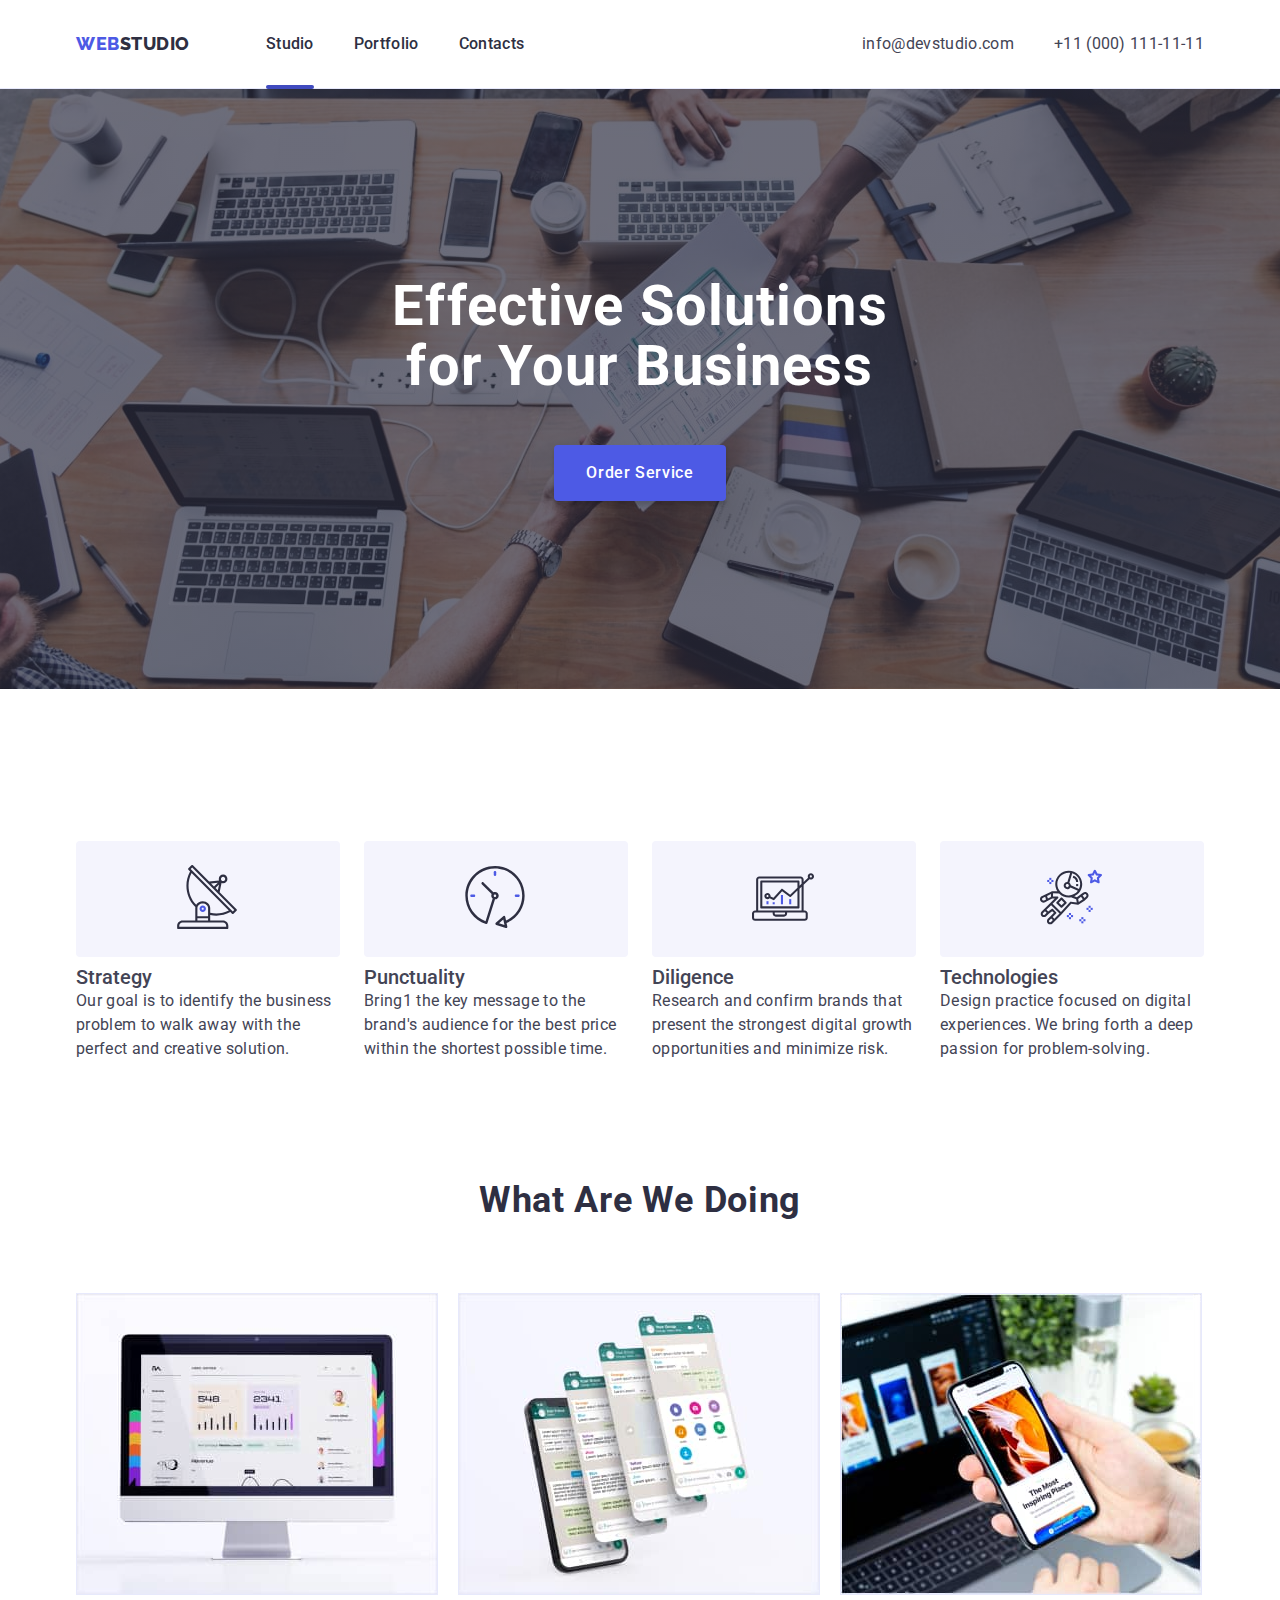
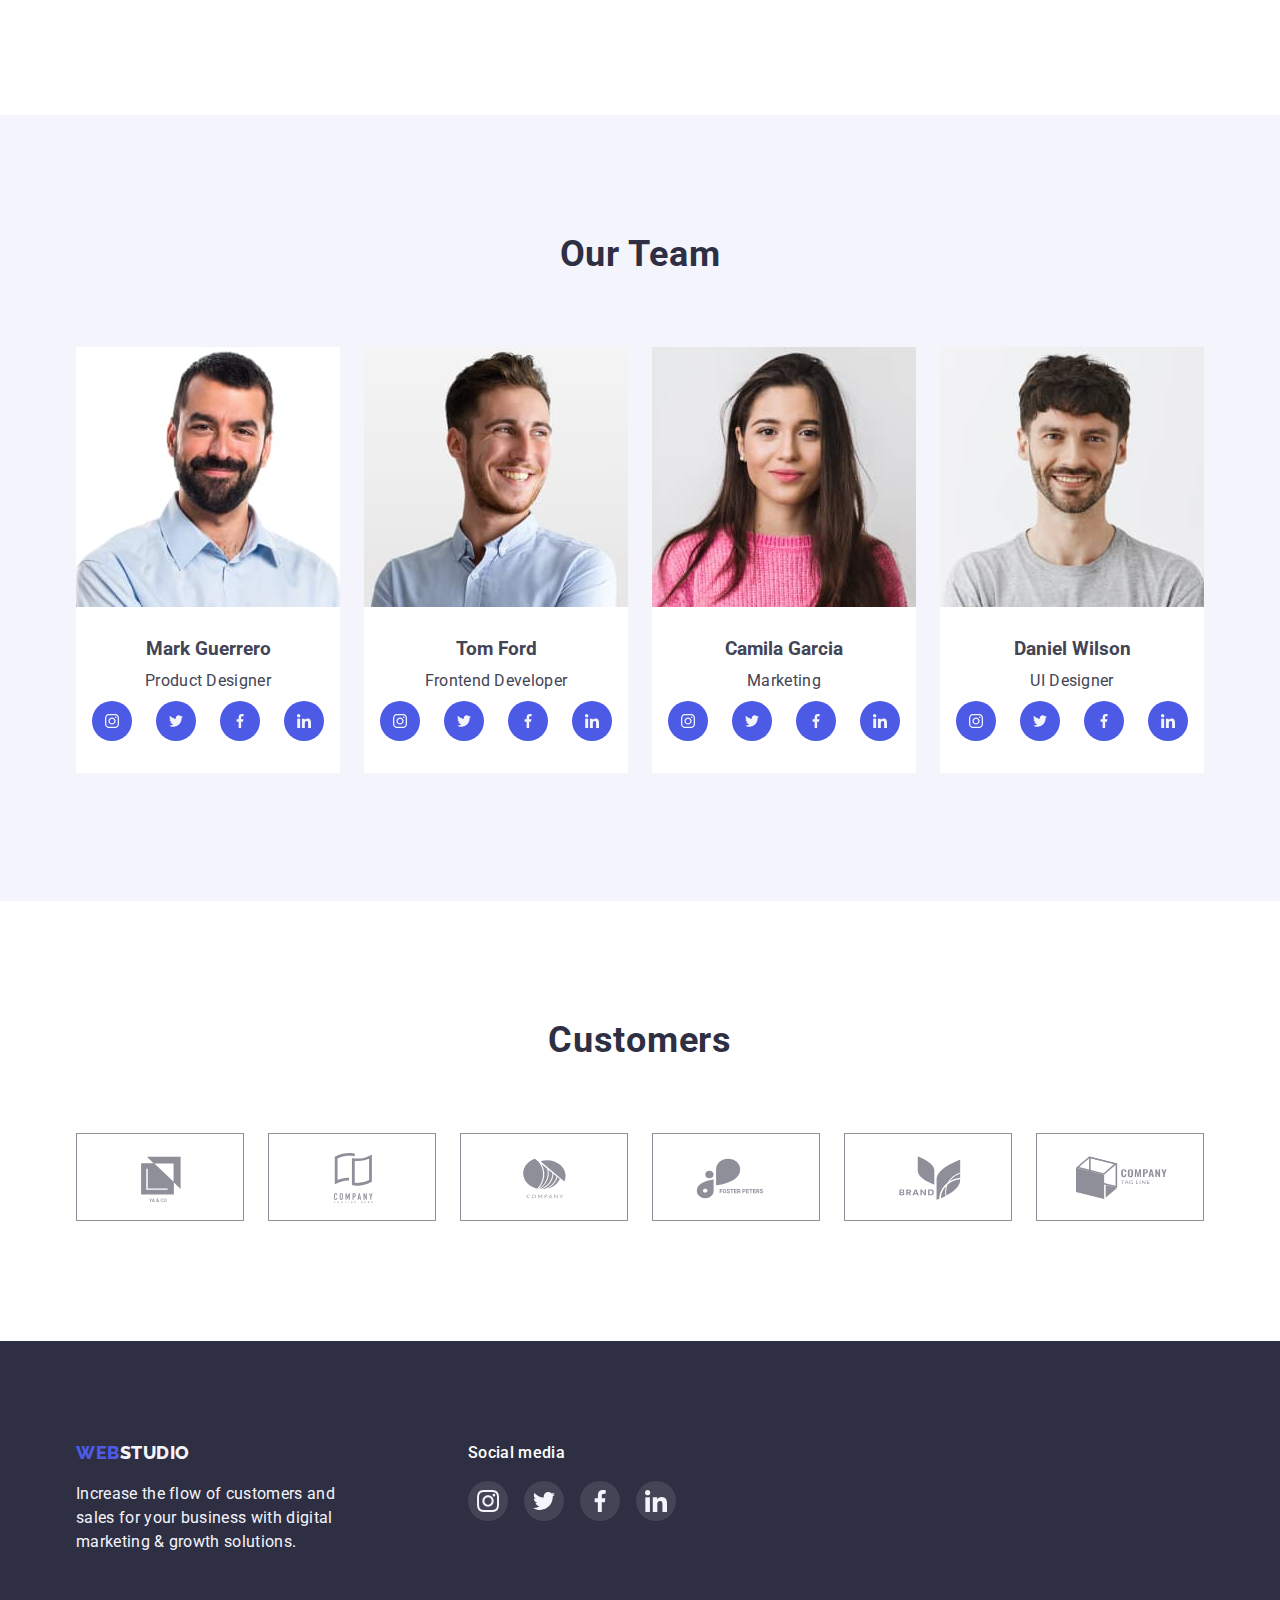
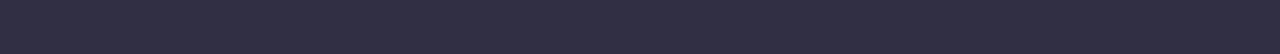
<file: index.html>
<!DOCTYPE html>
<html lang="en">
  <head>
    <meta charset="UTF-8" />
    <meta http-equiv="X-UA-Compatible" content="IE=edge" />
    <meta name="viewport" content="width=device-width, initial-scale=1.0" />
    <title>WebStudio</title>
    <link rel="preconnect" href="https://fonts.googleapis.com" />
    <link rel="preconnect" href="https://fonts.gstatic.com" crossorigin />
    <link
      href="https://fonts.googleapis.com/css2?family=Raleway:wght@800&family=Roboto:wght@400;500;700;900&display=swap"
      rel="stylesheet"
    />
    <link
      rel="stylesheet"
      href="https://cdn.jsdelivr.net/npm/modern-normalize@1.1.0/modern-normalize.min.css"
    />
    <link rel="stylesheet" href="./styles.css" />
  </head>
  <body>
    <header class="header">
      <div class="container container-header">
        <nav class="navigation link">
          <a class="primery-logo link" href="./index.html"
            >Web<span class="secondary-logo link">Studio</span></a
          >
          <ul class="menu-list list">
            <li class="menu-list-item1 active">
              <a class="navigation-item link" href="./index.html">Studio</a>
            </li>
            <li class="menu-list-item">
              <a
                class="navigation-item link menu-list-item1"
                href="./portfolio.html"
                >Portfolio</a
              >
            </li>
            <li><a class="navigation-item link" href="">Contacts</a></li>
          </ul>
        </nav>
        <address class="contacts">
          <ul class="contacts-list list">
            <li class="contacts-item">
              <a class="contacts-item link" href="mailto:info@devstudio.com"
                >info@devstudio.com</a
              >
            </li>
            <li class="contacts-item">
              <a class="contacts-item link" href="tel:+110001111111"
                >+11 (000) 111-11-11</a
              >
            </li>
          </ul>
        </address>
      </div>
    </header>
    <main>
      <!-- hero -->
      <section class="our-skills">
        <div class="container-hero">
          <h1 class="name">
            Effective Solutions <br />
            for Your Business
          </h1>
          <button class="order-service" type="button" data-modal-open>
            Order Service
          </button>
        </div>
      </section>
      <!-- section-2 -->
      <section class="goal">
        <div class="containerr">
          <h2 class="hidden" hidden>goal</h2>
          <ul class="goal-item list">
            <li class="goal-item-list list">
              <div class="container-list-icon">
                <svg class="svg-icon">
                  <use href="./images/icons.svg#icon-Group"></use>
                </svg>
              </div>
              <h3 class="goal-name">Strategy</h3>
              <p class="text">
                Our goal is to identify the business problem to walk away with
                the perfect and creative solution.
              </p>
            </li>
            <li class="goal-item-list list">
              <div class="container-list-icon">
                <svg class="svg-icon">
                  <use href="./images/icons.svg#icon-clock-1"></use>
                </svg>
              </div>
              <h3 class="goal-name">Punctuality</h3>
              <p class="text">
                Bring1 the key message to the brand's audience for the best
                price within the shortest possible time.
              </p>
            </li>
            <li class="goal-item-list list">
              <div class="container-list-icon">
                <svg class="svg-icon">
                  <use href="./images/icons.svg#icon-diagram-1"></use>
                </svg>
              </div>
              <h3 class="goal-name">Diligence</h3>
              <p class="text">
                Research and confirm brands that present the strongest digital
                growth opportunities and minimize risk.
              </p>
            </li>
            <li class="goal-item-list list">
              <div class="container-list-icon">
                <svg class="svg-icon">
                  <use href="./images/icons.svg#icon-astronaut-1"></use>
                </svg>
              </div>
              <h3 class="goal-name">Technologies</h3>
              <p class="text">
                Design practice focused on digital experiences. We bring forth a
                deep passion for problem-solving.
              </p>
            </li>
          </ul>
        </div>
      </section>
      <section class="section">
        <div class="container container-name-section">
          <h2 class="name-section">What are we doing</h2>
          <ul class="name-photo list">
            <li class="border-name">
              <img src="./images/1.jpg" alt="photo-monitor" width="360" />
            </li>
            <li class="border-name">
              <img src="./images/2.jpg" alt="photo-smartphone" width="360" />
            </li>
            <li class="border-name">
              <img
                src="./images/3.jpg"
                alt="photo-smartphone-with-monitor"
                width="360"
              />
            </li>
          </ul>
        </div>
      </section>
      <!-- section -->
      <section class="our-section section">
        <div class="our-team-container">
          <h2 class="name-section">Our Team</h2>
          <ul class="our-team-photo list">
            <li class="goal-name-our">
              <img
                src="./images/4.jpg"
                alt="photo-product-designer"
                width="264"
              />
              <div class="team-decorative-container">
                <h3 class="goal-name-our">Mark Guerrero</h3>
                <p class="text-our">Product Designer</p>
                <ul class="ul-svg">
                  <li class="svg-our-list">
                    <a class="teg-a" href="">
                      <svg class="svg-our">
                        <use
                          href="./images/icons.svg#icon-instagram-1"
                        ></use></svg
                    ></a>
                  </li>
                  <li class="svg-our-list">
                    <a class="teg-a" href=""
                      ><svg class="svg-our">
                        <use
                          href="./images/icons.svg#icon-twitter-1"
                        ></use></svg
                    ></a>
                  </li>
                  <li class="svg-our-list">
                    <a class="teg-a" href=""
                      ><svg class="svg-our">
                        <use
                          href="./images/icons.svg#icon-facebook-1"
                        ></use></svg
                    ></a>
                  </li>
                  <li class="svg-our-list">
                    <a class="teg-a" href=""
                      ><svg class="svg-our">
                        <use
                          href="./images/icons.svg#icon-linkedin-1"
                        ></use></svg
                    ></a>
                  </li>
                </ul>
              </div>
            </li>
            <li class="goal-name-our">
              <img src="./images/5.jpg" alt="photo-worker-Tom" width="264" />
              <div class="team-decorative-container">
                <h3 class="goal-name-our">Tom Ford</h3>
                <p class="text-our">Frontend Developer</p>
                <ul class="ul-svg">
                  <li class="svg-our-list">
                    <a class="teg-a" href=""
                      ><svg class="svg-our">
                        <use
                          href="./images/icons.svg#icon-instagram-1"
                        ></use></svg
                    ></a>
                  </li>
                  <li class="svg-our-list">
                    <a class="teg-a" href=""
                      ><svg class="svg-our">
                        <use
                          href="./images/icons.svg#icon-twitter-1"
                        ></use></svg
                    ></a>
                  </li>
                  <li class="svg-our-list">
                    <a class="teg-a" href=""
                      ><svg class="svg-our">
                        <use
                          href="./images/icons.svg#icon-facebook-1"
                        ></use></svg
                    ></a>
                  </li>
                  <li class="svg-our-list">
                    <a class="teg-a" href=""
                      ><svg class="svg-our">
                        <use
                          href="./images/icons.svg#icon-linkedin-1"
                        ></use></svg
                    ></a>
                  </li>
                </ul>
              </div>
            </li>

            <li class="goal-name-our">
              <img src="./images/6.jpg" alt="photo-markiting" width="264" />
              <div class="team-decorative-container">
                <h3 class="goal-name-our">Camila Garcia</h3>
                <p class="text-our">Marketing</p>
                <ul class="ul-svg">
                  <li class="svg-our-list">
                    <a class="teg-a" href=""
                      ><svg class="svg-our">
                        <use
                          href="./images/icons.svg#icon-instagram-1"
                        ></use></svg
                    ></a>
                  </li>
                  <li class="svg-our-list">
                    <a class="teg-a" href=""
                      ><svg class="svg-our">
                        <use
                          href="./images/icons.svg#icon-twitter-1"
                        ></use></svg
                    ></a>
                  </li>
                  <li class="svg-our-list">
                    <a class="teg-a" href=""
                      ><svg class="svg-our">
                        <use
                          href="./images/icons.svg#icon-facebook-1"
                        ></use></svg
                    ></a>
                  </li>
                  <li class="svg-our-list">
                    <a class="teg-a" href=""
                      ><svg class="svg-our">
                        <use
                          href="./images/icons.svg#icon-linkedin-1"
                        ></use></svg
                    ></a>
                  </li>
                </ul>
              </div>
            </li>

            <li class="goal-name-our">
              <img src="./images/7.jpg" alt="photo-UI-Designer" width="264" />
              <div class="team-decorative-container">
                <h3 class="goal-name-our">Daniel Wilson</h3>
                <p class="text-our">UI Designer</p>
                <ul class="ul-svg">
                  <li class="svg-our-list">
                    <a class="teg-a" href=""
                      ><svg class="svg-our">
                        <use
                          href="./images/icons.svg#icon-instagram-1"
                        ></use></svg
                    ></a>
                  </li>
                  <li class="svg-our-list">
                    <a class="teg-a" href=""
                      ><svg class="svg-our">
                        <use
                          href="./images/icons.svg#icon-twitter-1"
                        ></use></svg
                    ></a>
                  </li>
                  <li class="svg-our-list">
                    <a class="teg-a" href=""
                      ><svg class="svg-our">
                        <use
                          href="./images/icons.svg#icon-facebook-1"
                        ></use></svg
                    ></a>
                  </li>
                  <li class="svg-our-list">
                    <a class="teg-a" href=""
                      ><svg class="svg-our">
                        <use
                          href="./images/icons.svg#icon-linkedin-1"
                        ></use></svg
                    ></a>
                  </li>
                </ul>
              </div>
            </li>
          </ul>
        </div>
      </section>
      <!-- Customers" -->
      <section class="customers-section section">
        <div
          class="container customers-decorative-container decorative-container"
        >
          <h2 class="name-section">Customers</h2>
          <ul class="customers-list">
            <li class="customers-item list">
              <a class="customers-link" href=""
                ><svg class="customers-logo">
                  <use href="./images/icons.svg#icon-Logo"></use></svg
              ></a>
            </li>
            <li class="customers-item list">
              <a class="customers-link" href=""
                ><svg class="customers-logo">
                  <use href="./images/icons.svg#icon-Logo-1"></use></svg
              ></a>
            </li>
            <li class="customers-item list">
              <a class="customers-link" href=""
                ><svg class="customers-logo">
                  <use href="./images/icons.svg#icon-Logo-2"></use></svg
              ></a>
            </li>
            <li class="customers-item list">
              <a class="customers-link" href=""
                ><svg class="customers-logo">
                  <use href="./images/icons.svg#icon-Logo-3"></use></svg
              ></a>
            </li>
            <li class="customers-item list">
              <a class="customers-link" href=""
                ><svg class="customers-logo">
                  <use href="./images/icons.svg#icon-Logo-4"></use></svg
              ></a>
            </li>
            <li class="customers-item list">
              <a class="customers-link" href=""
                ><svg class="customers-logo">
                  <use href="./images/icons.svg#icon-Logo-5"></use></svg
              ></a>
            </li>
          </ul>
        </div>
      </section>
    </main>

    <footer class="footer">
      <div class="container container-footer decorative-container-footer">
        <div class="decorative-container-footer1">
          <a class="footer-logo-two link" href="./index.html"
            >Web<span class="footer-logo">Studio</span>
          </a>
          <p class="text-footer">
            Increase the flow of customers and sales for your business with
            digital marketing & growth solutions.
          </p>
        </div>
        <div class="decorative-container-footer1">
          <h4 class="social">Social media</h4>
          <ul class="logo-ul1">
            <li class="svg-our-list-footer">
              <a class="teg-footer" href=""
                ><svg class="svg-our-footer">
                  <use href="./images/icons.svg#icon-instagram-1"></use></svg
              ></a>
            </li>
            <li class="svg-our-list-footer">
              <a class="teg-footer" href=""
                ><svg class="svg-our-footer">
                  <use href="./images/icons.svg#icon-twitter-1"></use></svg
              ></a>
            </li>
            <li class="svg-our-list-footer">
              <a class="teg-footer" href=""
                ><svg class="svg-our-footer">
                  <use href="./images/icons.svg#icon-facebook-1"></use></svg
              ></a>
            </li>
            <li class="svg-our-list-footer">
              <a class="teg-footer" href=""
                ><svg class="svg-our-footer">
                  <use href="./images/icons.svg#icon-linkedin-1"></use></svg
              ></a>
            </li>
          </ul>
        </div>
      </div>
      <div class="backdrop is-hidden" data-modal>
        <div class="modal">
          <button type="button" class="modal-close" data-modal-close>
            <svg class="svg-icon1">
              <use href="./images/icons.svg#icon-close"></use>
            </svg>
          </button>
        </div>
      </div>
    </footer>
    <script src="./js/modal.js"></script>
  </body>
</html>
</file>
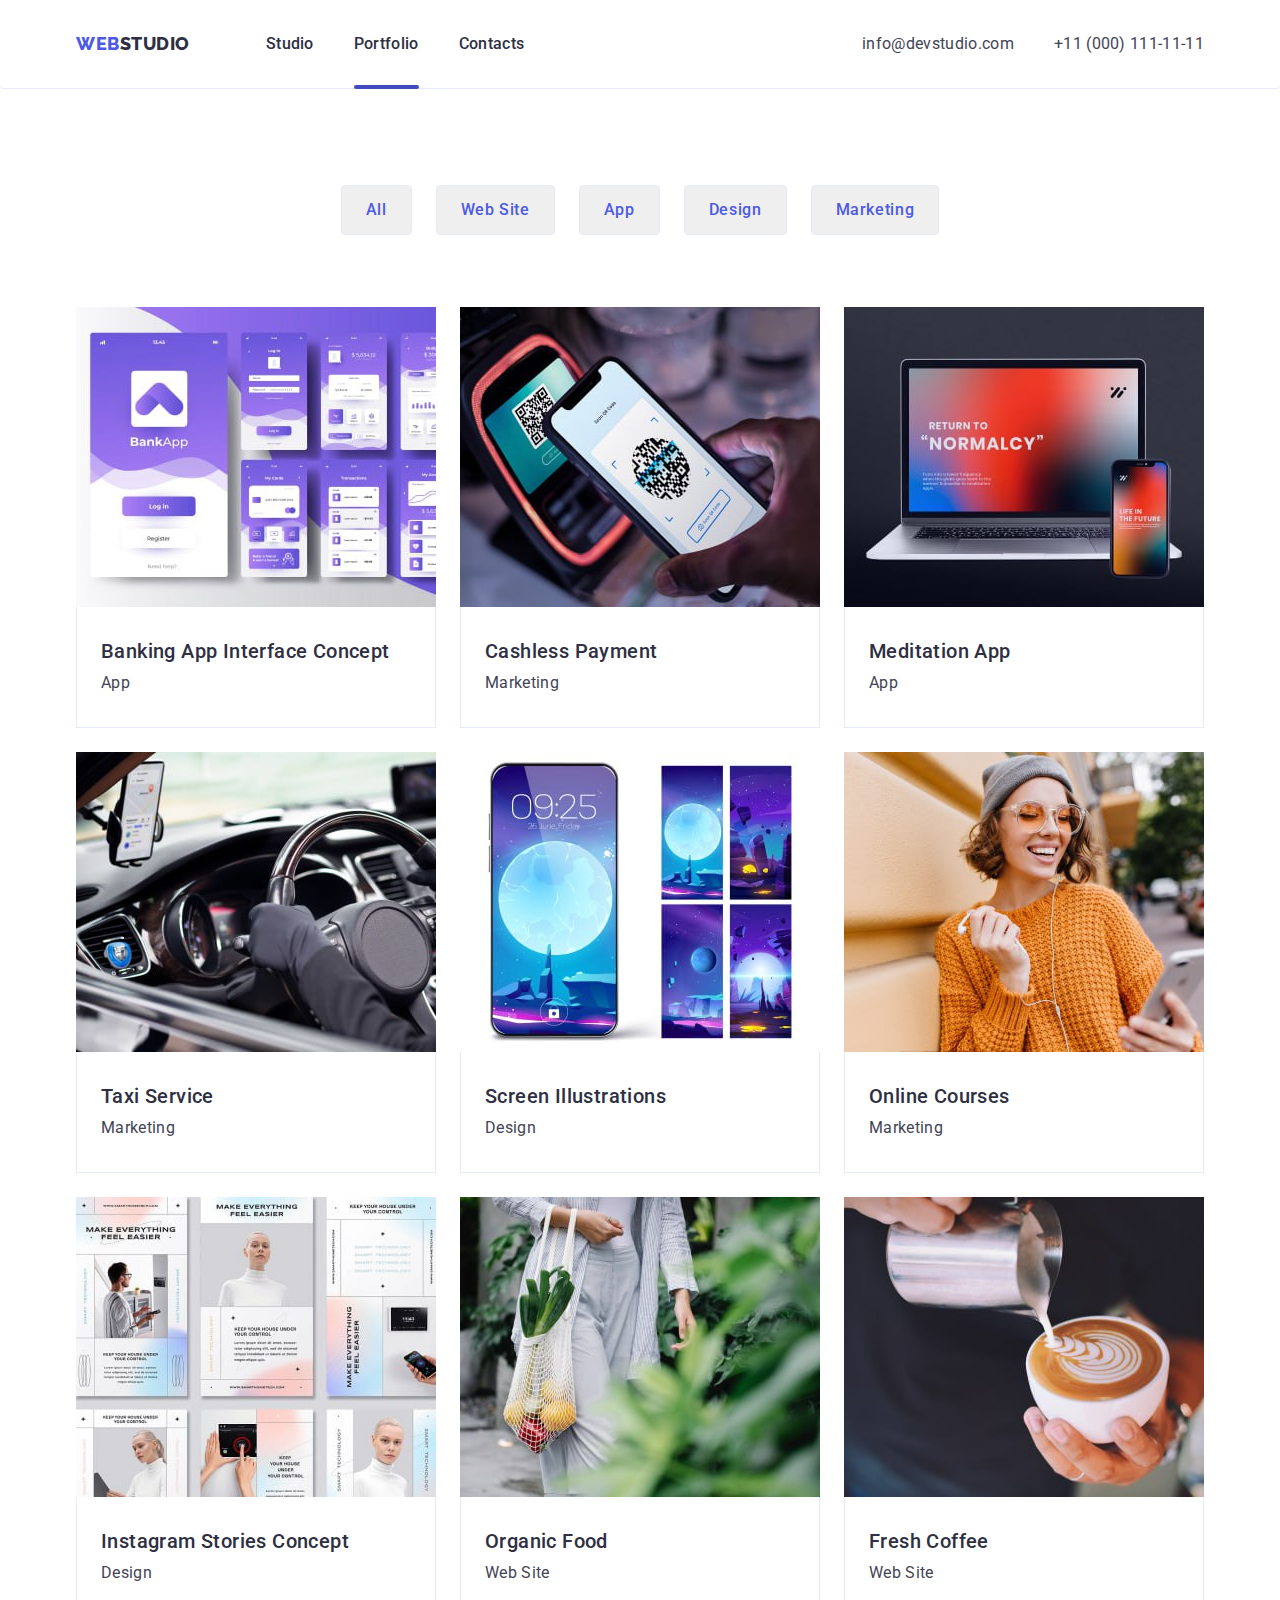
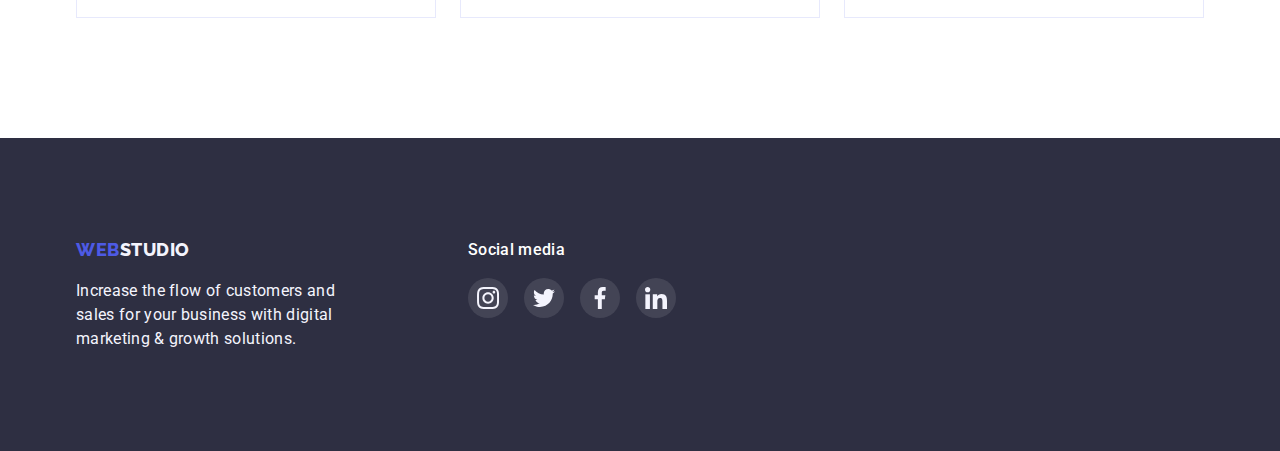
<file: portfolio.html>
<!DOCTYPE html>
<html lang="en">
  <head>
    <meta charset="UTF-8" />
    <meta http-equiv="X-UA-Compatible" content="IE=edge" />
    <meta name="viewport" content="width=device-width, initial-scale=1.0" />
    <title>Document</title>
    <link rel="preconnect" href="https://fonts.googleapis.com" />
    <link rel="preconnect" href="https://fonts.gstatic.com" crossorigin />
    <link
      href="https://fonts.googleapis.com/css2?family=Raleway:wght@800&family=Roboto:wght@400;500;700;900&display=swap"
      rel="stylesheet"
    />
    <link rel="stylesheet" href="./portfolio.css" />
    <link
      rel="stylesheet"
      href="https://cdn.jsdelivr.net/npm/modern-normalize@1.1.0/modern-normalize.min.css"
    />
    <link rel="stylesheet" href="./portfolio.css" />
  </head>
  <body>
    <header class="container-header header">
      <div class="container container-header">
        <nav class="navigation link">
          <a class="primery-logo link" href="./index.html"
            >Web<span class="secondary-logo link">Studio</span></a
          >
          <ul class="menu-list list">
            <li class="menu-list-item">
              <a
                class="navigation-item link menu-list-item1"
                href="./index.html"
                >Studio</a
              >
            </li>
            <li class="menu-list-item1">
              <a class="navigation-item link active" href="./portfolio.html"
                >Portfolio</a
              >
            </li>
            <li><a class="navigation-item link" href="">Contacts</a></li>
          </ul>
        </nav>
        <address class="contacts">
          <ul class="contacts-list list">
            <li class="contacts-item">
              <a class="contacts-item link" href="mailto:info@devstudio.com"
                >info@devstudio.com</a
              >
            </li>
            <li class="contacts-item">
              <a class="contacts-item link" href="tel:+110001111111"
                >+11 (000) 111-11-11</a
              >
            </li>
          </ul>
        </address>
      </div>
    </header>
    <main>
      <section class="section-port container list">
        <h1 hidden>menu</h1>
        <ul class="button-ul list">
          <li><button class="order-service" type="button">All</button></li>
          <li><button class="order-service" type="button">Web Site</button></li>
          <li><button class="order-service" type="button">App</button></li>
          <li><button class="order-service" type="button">Design</button></li>
          <li>
            <button class="order-service" type="button">Marketing</button>
          </li>
        </ul>
        <div class="image-item"></div>
        <ul class="image-item list">
          <li class="image-list-item">
            <a class="image-list-item link" href="">
              <div class="marketing-top-wrap">
                <img
                  src="./images/photo_2023-03-03_19-50-15-min.jpg"
                  alt="banking-development"
                  width="360"
                />
                <p class="cover-text">
                  14 Stylish and User-Friendly App Design Concepts · Task
                  Manager App · Calorie Tracker App · Exotic Fruit Ecommerce App
                  · Cloud Storage App
                </p>
              </div>
              <div class="last-hope">
                <h2 class="name-section">Banking App Interface Concept</h2>
                <p class="text">App</p>
              </div></a
            >
          </li>
          <li class="image-list-item">
            <a class="image-list-item link" href="">
              <div class="marketing-top-wrap">
                <img
                  src="./images/photo_2023-03-03_19-50-30-min.jpg"
                  alt="cashless-markting"
                  width="360"
                />
                <p class="cover-text">
                  14 Stylish and User-Friendly App Design Concepts · Task
                  Manager App · Calorie Tracker App · Exotic Fruit Ecommerce App
                  · Cloud Storage App
                </p>
              </div>
              <div class="last-hope">
                <h2 class="name-section">Cashless Payment</h2>
                <p class="text">Marketing</p>
              </div></a
            >
          </li>
          <li class="image-list-item">
            <a class="image-list-item link" href="">
              <div class="marketing-top-wrap">
                <img
                  src="./images/photo_2023-03-03_19-50-29-min.jpg"
                  alt="midiation-app"
                  width="360"
                />
                <p class="cover-text">
                  14 Stylish and User-Friendly App Design Concepts · Task
                  Manager App · Calorie Tracker App · Exotic Fruit Ecommerce App
                  · Cloud Storage App
                </p>
              </div>
              <div class="last-hope">
                <h2 class="name-section">Meditation App</h2>
                <p class="text">App</p>
              </div></a
            >
          </li>
          <li class="image-list-item">
            <a class="image-list-item link" href="">
              <div class="marketing-top-wrap">
                <img
                  src="./images/photo_2023-03-03_19-50-27-min.jpg"
                  alt="Taxi-Service"
                  width="360"
                />
                <p class="cover-text">
                  14 Stylish and User-Friendly App Design Concepts · Task
                  Manager App · Calorie Tracker App · Exotic Fruit Ecommerce App
                  · Cloud Storage App
                </p>
              </div>
              <div class="last-hope">
                <h2 class="name-section">Taxi Service</h2>
                <p class="text">Marketing</p>
              </div></a
            >
          </li>
          <li class="image-list-item">
            <a class="image-list-item link" href="">
              <div class="marketing-top-wrap">
                <img
                  src="./images/photo_2023-03-03_19-50-26-min.jpg"
                  alt="design-illustration"
                  width="360"
                />
                <p class="cover-text">
                  14 Stylish and User-Friendly App Design Concepts · Task
                  Manager App · Calorie Tracker App · Exotic Fruit Ecommerce App
                  · Cloud Storage App
                </p>
              </div>
              <div class="last-hope">
                <h2 class="name-section">Screen Illustrations</h2>
                <p class="text">Design</p>
              </div></a
            >
          </li>
          <li class="image-list-item">
            <a class="image-list-item link" href="">
              <div class="marketing-top-wrap">
                <img
                  src="./images/photo_2023-03-03_19-50-24-min.jpg"
                  alt="online-marketing"
                  width="360"
                />
                <p class="cover-text">
                  14 Stylish and User-Friendly App Design Concepts · Task
                  Manager App · Calorie Tracker App · Exotic Fruit Ecommerce App
                  · Cloud Storage App
                </p>
              </div>
              <div class="last-hope">
                <h2 class="name-section">Online Courses</h2>
                <p class="text">Marketing</p>
              </div></a
            >
          </li>
          <li class="image-list-item">
            <a class="image-list-item link" href="">
              <div class="marketing-top-wrap">
                <img
                  src="./images/photo_2023-03-03_19-50-22-min.jpg"
                  alt="instagram-design"
                  width="360"
                />
                <p class="cover-text">
                  14 Stylish and User-Friendly App Design Concepts · Task
                  Manager App · Calorie Tracker App · Exotic Fruit Ecommerce App
                  · Cloud Storage App
                </p>
              </div>
              <div class="last-hope">
                <h2 class="name-section">Instagram Stories Concept</h2>
                <p class="text">Design</p>
              </div></a
            >
          </li>
          <li class="image-list-item">
            <a class="image-list-item link" href="">
              <div class="marketing-top-wrap">
                <img
                  src="./images/photo_2023-03-03_19-50-19-min.jpg"
                  alt="web-site-food"
                  width="360"
                />
                <p class="cover-text">
                  14 Stylish and User-Friendly App Design Concepts · Task
                  Manager App · Calorie Tracker App · Exotic Fruit Ecommerce App
                  · Cloud Storage App
                </p>
              </div>
              <div class="last-hope">
                <h2 class="name-section">Organic Food</h2>
                <p class="text">Web Site</p>
              </div></a
            >
          </li>
          <li class="image-list-item">
            <a class="image-list-item link" href="">
              <div class="marketing-top-wrap">
                <img
                  src="./images/photo_2023-03-03_19-50-21-min.jpg"
                  alt="web-site-coffe"
                  width="360"
                />
                <p class="cover-text">
                  14 Stylish and User-Friendly App Design Concepts · Task
                  Manager App · Calorie Tracker App · Exotic Fruit Ecommerce App
                  · Cloud Storage App
                </p>
              </div>
              <div class="last-hope">
                <h2 class="name-section">Fresh Coffee</h2>
                <p class="text">Web Site</p>
              </div></a
            >
          </li>
        </ul>
      </section>
    </main>
    <footer class="footer">
      <div class="container container-footer decorative-container-footer">
        <div class="decorative-container-footer1">
          <a class="footer-logo-two link" href="./index.html"
            >Web<span class="footer-logo">Studio</span>
          </a>
          <p class="text-footer">
            Increase the flow of customers and sales for your business with
            digital marketing & growth solutions.
          </p>
        </div>
        <div class="decorative-container-footer1">
          <h4 class="social">Social media</h4>
          <ul class="logo-ul1">
            <li class="svg-our-list-footer">
              <a class="teg-footer" href=""
                ><svg class="svg-our-footer">
                  <use href="./images/icons.svg#icon-instagram-1"></use></svg
              ></a>
            </li>
            <li class="svg-our-list-footer">
              <a class="teg-footer" href=""
                ><svg class="svg-our-footer">
                  <use href="./images/icons.svg#icon-twitter-1"></use></svg
              ></a>
            </li>
            <li class="svg-our-list-footer">
              <a class="teg-footer" href=""
                ><svg class="svg-our-footer">
                  <use href="./images/icons.svg#icon-facebook-1"></use></svg
              ></a>
            </li>
            <li class="svg-our-list-footer">
              <a class="teg-footer" href=""
                ><svg class="svg-our-footer">
                  <use href="./images/icons.svg#icon-linkedin-1"></use></svg
              ></a>
            </li>
          </ul>
        </div>
      </div>
    </footer>
  </body>
</html>
</file>
<file: styles.css>
/* * {
  outline: 1px solid tomato;
} */

h1,
h2,
h3,
h4,
p {
  margin-top: 0;
  margin-bottom: 0;
}

ul,
ol {
  margin-top: 0;
  margin-bottom: 0;
  padding-left: 0;
}

img {
  display: block;
}

address {
  font-style: normal;
}

.list {
  list-style: none;
}

.link {
  text-decoration: none;
}

.button {
  cursor: pointer;
}

.container {
  width: 1158px;
  margin: 0 auto;
  padding-right: 15px;
  padding-left: 15px;
  /* padding-top: 152px;
  padding-bottom: 120px; */
}

.containerr {
  width: 1158px;
  margin: 0 auto;
  padding-right: 15px;
  padding-left: 15px;
}

.header {
  padding-top: 32px;
  padding-bottom: 32px;
  border-bottom: 1px solid #e7e9fc;
}
.section {
  padding-top: 120px;
  padding-bottom: 120px;
}

.container-header {
  display: flex;
  padding-right: 15px;
  padding-left: 15px;
  margin: 0 auto;
  width: 1158px;
}

.container-hero {
  display: flex;
  align-items: center;
  flex-direction: column;
  padding-top: 188px;
  padding-bottom: 188px;
  padding-right: 15px;
  padding-left: 15px;
}

.list {
  list-style: none;
}

body {
  font-family: "Roboto", sans-serif;
  font-style: normal;
  color: #434455;
  font-weight: 400;
}
.primery-logo {
  font-family: "Raleway", sans-serif;
  font-style: normal;
  font-weight: 800;
  font-size: 18px;
  line-height: 1.17;
  color: #4d5ae5;
  letter-spacing: 0.03em;
  text-transform: uppercase;
}

.secondary-logo {
  font-family: "Raleway";
  font-style: normal;
  font-weight: 800;
  font-size: 18px;
  line-height: 1.17;
  color: #2e2f42;
}
.navigation {
  font-family: "Roboto";
  font-style: normal;
  font-weight: 500;
  font-size: 16px;
  line-height: 1.5;
  color: #2e2f42;
  letter-spacing: 0.02em;
  display: flex;
  align-items: center;
}

.menu-list {
  display: flex;
  gap: 40px;
  margin-left: 76px;
}

.contacts-list {
  gap: 40px;
  margin-left: auto;
}

.navigation-item {
  font-family: "Roboto";
  font-style: normal;
  font-weight: 500;
  font-size: 16px;
  line-height: 1.5;
  color: #2e2f42;
  letter-spacing: 0.02em;
}
.navigation-item:hover,
.navigation-item:focus {
  color: #404bbf;
  transition: opacity 250ms linear, visibility 250ms linear,
    cubic-bezier(0.4, 0, 0.2, 1);
}
.border-name {
  border: 1px solid #e7e9fc;
}
.contacts {
  font-style: normal;
  margin-left: auto;
}
.contacts-item {
  text-decoration: none;
  font-style: normal;
  font-weight: 400;
  font-size: 16px;
  line-height: 1.5;
  letter-spacing: 0.02em;
  color: #434455;
  letter-spacing: 0.02em;
}

.contacts-list {
  display: flex;
}

.contacts-item:hover,
.contacts-item:focus {
  color: #404bbf;
  transition: opacity 250ms linear, visibility 250ms linear,
    cubic-bezier(0.4, 0, 0.2, 1);
}

.name {
  font-family: "Roboto";
  font-style: normal;
  font-weight: 700;
  font-size: 56px;
  line-height: 1.07;
  text-align: center;
  letter-spacing: 0.02em;
  color: #ffffff;
  left: 472px;
  top: 260px;
  margin-bottom: 48px;
  border: none;
}
.our-skills {
  max-width: 1440px;
  margin: 0 auto;
  background-image: linear-gradient(
      rgba(46, 47, 66, 0.7),
      rgba(46, 47, 66, 0.7)
    ),
    url(./images/people-office\ 1-min.jpg);
  background-repeat: no-repeat;
  background-position: center;
  background-size: cover;
  object-fit: contain;
  resize: none;
}

.order-service {
  font-family: "Roboto", sans-serif;
  background: #4d5ae5;
  box-shadow: 0px 4px 4px rgba(0, 0, 0, 0.15);
  border-radius: 4px;
  font-style: normal;
  font-weight: 500;
  font-size: 16px;
  line-height: 1.5;
  color: #ffffff;
  letter-spacing: 0.04em;
  cursor: pointer;
  padding-top: 16px;
  padding-bottom: 16px;
  padding-left: 32px;
  padding-right: 32px;
  left: 636px;
  top: 428px;
  border: none;
}

.order-service:focus {
  color: #404bbf;
  transition: opacity 250ms linear, visibility 250ms linear;
}

/* .container-goal {
  width: 1158px;
  margin: auto;
  padding-top: 152px */

.goal {
  padding-top: 152px;
}

.goal-item {
  display: flex;
  align-items: center;
  /* margin-left: 15px; */
  gap: 24px;
}

.goal-name-our {
  /* box-shadow: 0px 1px 6px rgba(46, 47, 66, 0.08),
    0px 1px 1px rgba(46, 47, 66, 0.16), 0px 2px 1px rgba(46, 47, 66, 0.08);
  border-radius: 0px 0px 4px 4px; */
  background: #ffffff;
  display: flex;
  flex-direction: column;
  justify-content: center;
  align-items: center;
  padding: 0px;
  margin-bottom: 8px;
  /* margin-top: 32px; */
}
.goal-name {
  font-family: "Roboto";
  font-style: normal;
  font-weight: 500;
  font-size: 20px;
  line-height: 1.2;
  /* padding-top: 120px; */
}

.container-name-section {
  width: 1158px;
  margin: 0 auto;
  padding-right: 15px;
  padding-left: 15px;
}
.our-team-container {
  width: 1158px;
  margin: 0 auto;
  padding-right: 15px;
  padding-left: 15px;
}

.our-section {
  background: #f4f4fd;
}
.our-team-photo {
  display: flex;
  align-items: center;
  margin-top: 72px;
  gap: 24px;
}

.name-photo {
  display: flex;
  align-items: center;
  gap: 20px;
}

.text {
  font-family: "Roboto";
  font-style: normal;
  font-weight: 400;
  font-size: 16px;
  line-height: 1.5;
  letter-spacing: 0.02em;
  color: #434455;
  width: 264px;
}

.text-our {
  font-family: "Roboto";
  font-style: normal;
  font-weight: 400;
  font-size: 16px;
  line-height: 1.5;
  letter-spacing: 0.02em;
  color: #434455;
  width: 264px;
  text-align: center;
}

.name-section {
  font-family: "Roboto";
  font-style: normal;
  font-weight: 700;
  font-size: 36px;
  line-height: 1.11;
  letter-spacing: 0.02em;
  color: #2e2f42;
  text-align: center;
  text-transform: capitalize;
  margin-bottom: 72px;
}

.footer {
  background-color: #2e2f42;
  padding-right: 15px;
  padding-left: 15px;
  padding-top: 100px;
  padding-bottom: 100px;
}

.container-footer {
  /* flex-direction: column; */
  padding-right: 15px;
  padding-left: 15px;
}
.text-footer {
  font-family: "Roboto";
  font-style: normal;
  font-weight: 400;
  font-size: 16px;
  line-height: 1.5;
  letter-spacing: 0.02em;
  color: #f4f4fd;
  width: 264px;
  height: 72px;
  left: 156px;
  top: 2420px;
}
.footer-logo-two {
  font-weight: 800;
  font-size: 18px;
  line-height: 1.17;
  display: flex;
  align-items: center;
  letter-spacing: 0.03em;
  text-transform: uppercase;
  color: var(--primary-brand);
  font-family: "Raleway", sans-serif;
  font-style: normal;
  margin-bottom: 17.5px;
}
.footer-logo {
  font-weight: 800;
  font-size: 18px;
  line-height: 1.33;
  letter-spacing: 0.03em;
  text-transform: uppercase;
  color: #f4f4fd;
}
ul {
  list-style: none;
}
.link {
  text-decoration: none;
}

:root {
  --primary-brand: #4d5ae5;
}

.decorative-container {
  /* box-shadow: 0px 1px 6px rgba(46, 47, 66, 0.08),
    0px 1px 1px rgba(46, 47, 66, 0.16), 0px 2px 1px rgba(46, 47, 66, 0.08); */
  border-radius: 0px 0px 4px 4px;
}

.container-list-icon {
  padding: 24px 100px;
  background: #f4f4fd;
  border-radius: 4px;
  margin-bottom: 8px;
}

.svg-icon {
  width: 62px;
  height: 64px;
}
.svg-our-list {
  position: relative;
  display: flex;
  justify-content: center;
  align-items: center;
  width: 40px;
  height: 40px;
  padding: 12px;
  border-radius: 50%;
  background-color: #4d5ae5;
}
.svg-our-list:hover,
.svg-our-list:focus {
  background-color: #404bbf;
  border-radius: 50%;
  transition: opacity 250ms linear, visibility 250ms linear,
    cubic-bezier(0.4, 0, 0.2, 1);
  /* color: #404bbf; */
}

.svg-our {
  /* width: 16px;
  max-height: 16px; */
  display: flex;
  flex: 0 0 16px;
  width: 16px;
  height: 16px;
  border: 1px solid transparent;

  /* padding: 12px 12px 12px 12px; */
  /* width: 16px;
  height: 16px; */

  fill: indianred;
  /* border-radius: 50%; */
}
.teg-a {
  display: flex;
  width: 40px;
  height: 40px;
  border-radius: 50%;
  flex: 0 0 40px;
  justify-content: center;
  align-items: center;
}
.ul-svg {
  display: flex;
  justify-content: center;
  gap: 24px;
  margin-top: 8px;

  /* width: 40px;
  height: 40px; */
  /* border-radius: 50%; */
}

.logo-ul {
  display: flex;
  gap: 24px;
  box-shadow: 8e8F99;
  justify-content: center;
  align-items: center;
  border: 1px solid transparent;
}

.svg-logo {
  width: 104px;
  height: 56px;
  border: 1px solid transparent;
  justify-content: center;
  align-items: center;
  fill: indianred;
}

.svg-logo-list {
  justify-content: center;
  align-items: center;
  display: flex;
}

.svg-our-list-footer {
  flex-direction: column;
  /* align-content: column; */
  display: flex;
  justify-content: center;
  align-items: center;
  width: 40px;
  height: 40px;
  border-radius: 50%;
  background-color: rgba(255, 255, 255, 0.1);
}
.svg-our-footer:hover,
.svg-our-footer:focus {
  background-color: #31d0aa;
  border-radius: 50%;
  transition: opacity 250ms linear, visibility 250ms linear,
    cubic-bezier(0.4, 0, 0.2, 1);
}

.svg-our-footer {
  /* flex-direction: column; */
  width: 24px;
  max-height: 24px;
  border: 1px solid transparent;
  /* padding: 12px 12px 12px 12px; */
  /* width: 16px;
  height: 16px; */
  display: block;
  fill: currentColor;
  /* border-radius: 50%; */
}

.ul-svg-footer {
  /* flex-direction: column; */
  gap: 24px;
  margin-left: 16px;
  margin-top: 8px;
  /* width: 40px;
  height: 40px; */
  /* border-radius: 50%; */
}

.last {
  display: flex;
}
/* .container-footer {
  display: flex;
  flex-direction: column;
} */
.decorative-container-footer {
  display: flex;
}
.logo-ul1 {
  display: flex;
  gap: 16px;
}
/* .logo-ul1:hover,
.logo-ul1:focus {
} */

.social {
  font-family: "Roboto";
  font-style: normal;
  font-weight: 500;
  font-size: 16px;
  line-height: 24px;
  color: #ffffff;
  letter-spacing: 0.02em;
  margin-bottom: 16px;
}

/* .teg-a:hover,
.teg-a:focus {
  display: contents;
  border-radius: 0px 0px 4px 4px;
  color: #404bbf;
  margin-top: 8px;
  padding-right: 16px;
} */
/* ==================customers=========================== */
.customers-section {
}

.customers-decorative-container {
}

.customers-list {
  display: flex;
  gap: 24px;
  justify-content: center;
}
.customers-link {
  display: block;
}
.customers-item {
}
/* .custemers-link:hover,
.custemers-link:focus {
  border-color: #404bbf;
  border: 11px solid#404bbf;
} */

.customers-link:hover > .customers-logo,
.customers-link:focus > .customers-logo {
  fill: #404bbf;
  border-color: #404bbf;
  transition: opacity 250ms linear, visibility 250ms linear,
    cubic-bezier(0.4, 0, 0.2, 1);
}
.customers-logo {
  width: 168px;
  height: 88px;
  fill: #8e8f99;
  padding: 16px 32px;
  display: block;
  border: 1px solid #8e8f99;
}

.team-decorative-container {
  padding-top: 32px;
  /* box-shadow: 0px 1px 6px rgba(46, 47, 66, 0.08),
    0px 1px 1px rgba(46, 47, 66, 0.16), 0px 2px 1px rgba(46, 47, 66, 0.08); */
  border-radius: 0px 0px 4px 4px;
  margin-bottom: 32px;
}
.teg-footer {
}
.decorative-container-footer1 {
  margin-right: 128px;
}
.teg-footer:hover,
.teg-footer:focus {
  background-color: #31d0aa;
  border-radius: 50%;
  flex-direction: column;
  /* align-content: column; */
  display: flex;
  justify-content: center;
  align-items: center;
  width: 40px;
  height: 40px;
  border-radius: 50%;
  background-color: rgba(255, 255, 255, 0.1);
  background-color: #31d0aa;
  border-radius: 50%;
  transition: opacity 250ms linear, visibility 250ms linear,
    cubic-bezier(0.4, 0, 0.2, 1);
}

.svg-our-list-footer:hover,
.svg-our-list-footer:focus {
  background-color: #31d0aa;
  transition: opacity 250ms linear, visibility 250ms linear,
    cubic-bezier(0.4, 0, 0.2, 1);
}

.backdrop {
  position: fixed;
  z-index: 100;
  top: 0;
  left: 0;
  width: 100%;
  height: 100%;
  background-color: rgba(48, 48, 48, 0.445);
  transition: opacity 250ms linear, visibility 250ms linear;
}

.backdrop.is-hidden {
  opacity: 0;
  visibility: hidden;
  pointer-events: none;
}

.modal {
  width: 408px;
  min-height: 576px;
  background-color: #ffffff;
  border-radius: 5px;
  position: absolute;
  top: 50%;
  left: 50%;
  transform: translate(-50%, -50%);
  padding: 24px;
}

.modal-close:hover,
.modal-close:focus {
  border-color: 1px solid rgba(0, 0, 0, 0.1);
  transition: opacity 250ms linear, visibility 250ms linear,
    cubic-bezier(0.4, 0, 0.2, 1);
}
.modal-close:hover .svg-icon,
.modal-close:focus .svg-icon {
  border-color: 1px solid rgba(0, 0, 0, 0.1);
  transition: opacity 250ms linear, visibility 250ms linear,
    cubic-bezier(0.4, 0, 0.2, 1);
}

.modal-close {
  display: block;
  margin-left: auto;
  background-color: transparent;
  border: transparent;
}

.svg-icon1 {
  height: 18px;
  width: 18px;
}

.menu-list-item1 {
  position: relative;
}
.active::after {
  content: "";
  width: 100%;
  border-radius: 2px;
  height: 4px;
  background-color: #404bbf;
  position: absolute;
  top: 53px;
  display: block;
  /* border: 2px solid #404BBF; */
}

.navigation-item {
  display: flex;
  width: 100%;
}
</file>
<file: portfolio.css>
h1,
h2,
h3,
h4,
p {
  margin-top: 0;
  margin-bottom: 0;
}

ul,
ol {
  margin-top: 0;
  margin-bottom: 0;
  padding-left: 0;
}

img {
  display: block;
}

address {
  font-style: normal;
}

.list {
  list-style: none;
}

.link {
  text-decoration: none;
}

.button {
  cursor: pointer;
}

.container {
  width: 1158px;
  margin: 0 auto;
  padding-right: 15px;
  padding-left: 15px;
}
.section {
  padding-top: 120px;
  padding-bottom: 120px;
}
.section-port {
  padding-top: 96px;
  padding-bottom: 120px;
}

.header {
  padding-top: 32px;
  padding-bottom: 32px;
  border-bottom: 1px solid #e7e9fc;
  /* box-shadow: 0px 3px 1px rgba(0, 0, 0, 0.1), 0px 2px 1px rgba(0, 0, 0, 0.08),
    0px 2px 2px rgba(0, 0, 0, 0.12); */
  border-radius: 4px;
}

.container-header {
  display: flex;
  padding-right: 15px;
  padding-left: 15px;
}
.navigation {
  font-family: "Roboto";
  font-style: normal;
  font-weight: 500;
  font-size: 16px;
  line-height: 1.5;
  color: #2e2f42;
  letter-spacing: 0.02em;
  display: flex;
  align-items: center;
}
.menu-list {
  display: flex;
  gap: 40px;
  margin-left: 76px;
}
.secondary-logo {
  font-family: "Raleway";
  font-style: normal;
  font-weight: 800;
  font-size: 18px;
  line-height: 1.17;
  color: #2e2f42;
}
.navigation-item:hover,
.navigation-item:focus {
  color: #404bbf;
  transition: opacity 250ms linear, visibility 250ms linear,
    cubic-bezier(0.4, 0, 0.2, 1);
}
.navigation-item {
  font-family: "Roboto";
  font-style: normal;
  font-weight: 500;
  font-size: 16px;
  line-height: 1.5;
  color: #2e2f42;
  letter-spacing: 0.02em;
}

.contacts {
  font-style: normal;
  margin-left: auto;
}
.contacts-item {
  text-decoration: none;
  font-style: normal;
  font-weight: 400;
  font-size: 16px;
  line-height: 1.5;
  letter-spacing: 0.02em;
  color: #434455;
  letter-spacing: 0.02em;
}

.contacts-list {
  display: flex;
  gap: 40px;
  margin-left: auto;
}
.contacts-item:hover,
.contacts-item:focus {
  color: #404bbf;
  transition: opacity 250ms linear, visibility 250ms linear,
    cubic-bezier(0.4, 0, 0.2, 1);
}

.button-ul {
  display: flex;
  gap: 24px;
  justify-content: center;
  margin-bottom: 72px;
}

.primery-logo {
  font-family: "Raleway", sans-serif;
  font-style: normal;
  font-weight: 800;
  font-size: 18px;
  line-height: 1.17;
  color: #4d5ae5;
  letter-spacing: 0.03em;
  text-transform: uppercase;
}

:root {
  --primary-brand: #4d5ae5;
  --dark: #2e2f42;
  --more-dark: #434455;
  --ocean: #404bbf;
  --light: #f4f4fd;
  --white: #e7e9fc;
}

body {
  font-family: "Roboto", sans-serif;
  font-style: normal;
  color: var(--more-dark);
  font-weight: 400;
}

.list {
  list-style: none;
}

.link {
  text-decoration: none;
}
.name-section {
  font-weight: 500;
  font-size: 20px;
  line-height: 1.2;
  letter-spacing: 0.02em;
  color: var(--dark);
  margin-bottom: 8px;
}
.text {
  font-weight: 400;
  font-size: 16px;
  line-height: 1.5;
  letter-spacing: 0.02em;
  color: var(--more-dark);
}
.order-service {
  font-family: "Roboto", sans-serif;
  font-weight: 500;
  font-size: 16px;
  line-height: 1.5;
  letter-spacing: 0.04em;
  color: var(--primary-brand);
  cursor: pointer;
  border: 1px solid #e7e9fc;
  border-radius: 4px;
  padding-top: 12px;
  padding-bottom: 12px;
  padding-left: 24px;
  padding-right: 24px;
}

.order-service:hover {
  background-color: #404bbf;
  color: var(--white);
  transition: opacity 250ms linear, visibility 250ms linear,
    cubic-bezier(0.4, 0, 0.2, 1);
}
.order-service:focus {
  background-color: #404bbf;
  color: var(--white);
  transition: opacity 250ms linear, visibility 250ms linear,
    cubic-bezier(0.4, 0, 0.2, 1);
}

.image-item {
  display: flex;
  flex-wrap: wrap;
  column-gap: 24px;
  row-gap: 24px;
}

.container-footer {
  padding-right: 15px;
  padding-left: 15px;
}
.footer-logo-two {
  font-weight: 800;
  font-size: 18px;
  line-height: 1.17;
  display: flex;
  align-items: center;
  letter-spacing: 0.03em;
  text-transform: uppercase;
  color: var(--primary-brand);
  font-family: "Raleway", sans-serif;
  font-style: normal;
  margin-bottom: 17.5px;
}
.footer-logo {
  font-weight: 800;
  font-size: 18px;
  line-height: 1.33;
  letter-spacing: 0.03em;
  text-transform: uppercase;
  color: #f4f4fd;
}
.text-footer {
  font-family: "Roboto";
  font-style: normal;
  font-weight: 400;
  font-size: 16px;
  line-height: 1.5;
  letter-spacing: 0.02em;
  color: #f4f4fd;
  width: 264px;
  height: 72px;
  left: 156px;
  top: 2420px;
}
.footer {
  background-color: #2e2f42;
  padding-right: 15px;
  padding-left: 15px;
  padding-top: 100px;
  padding-bottom: 100px;
}
.last-hope {
  /* border: 1px solid #E7E9FC; */
  border-bottom: 1px solid #e7e9fc;
  border-left: 1px solid #e7e9fc;
  border-right: 1px solid #e7e9fc;
  padding-top: 32px;
  padding-bottom: 32px;
  padding-left: 24px;
}

.svg-our-list-footer {
  flex-direction: column;
  /* align-content: column; */
  display: flex;
  justify-content: center;
  align-items: center;

  border-radius: 50%;
  background-color: rgba(255, 255, 255, 0.1);
}

.svg-our-footer {
  /* flex-direction: column; */
  width: 24px;
  max-height: 24px;
  border: 1px solid transparent;
  /* padding: 12px 12px 12px 12px; */
  /* width: 16px;
  height: 16px; */
  display: block;
  fill: currentColor;
  width: 40px;
  height: 40px;
  /* border-radius: 50%; */
}

.svg-our-footer:hover,
.svg-our-footer:focus {
  transition: opacity 250ms linear, visibility 250ms linear,
    cubic-bezier(0.4, 0, 0.2, 1);
}
.ul-svg-footer {
  /* flex-direction: column; */
  gap: 24px;
  margin-left: 16px;
  margin-top: 8px;
  /* width: 40px;
  height: 40px; */
  /* border-radius: 50%; */
}

.last {
  display: flex;
}
/* .container-footer {
  display: flex;
  flex-direction: column;
} */
.decorative-container-footer {
  display: flex;
}
.logo-ul1 {
  display: flex;
  gap: 16px;
}

.social {
  font-family: "Roboto";
  font-style: normal;
  font-weight: 500;
  font-size: 16px;
  line-height: 24px;
  color: #ffffff;
  letter-spacing: 0.02em;
  margin-bottom: 16px;
}
.svg-our-list-footer {
  flex-direction: column;
  /* align-content: column; */
  display: flex;
  justify-content: center;
  align-items: center;
  width: 40px;
  height: 40px;
  border-radius: 50%;
  background-color: rgba(255, 255, 255, 0.1);
}
.svg-our-list-footer:hover,
.svg-our-list-footer:focus {
  background-color: #31d0aa;
  transition: opacity 250ms linear, visibility 250ms linear,
    cubic-bezier(0.4, 0, 0.2, 1);
}

.svg-our-footer {
  /* flex-direction: column; */
  width: 24px;
  max-height: 24px;
  border: 1px solid transparent;
  /* padding: 12px 12px 12px 12px; */
  /* width: 16px;
  height: 16px; */
  display: block;
  fill: currentColor;
  /* border-radius: 50%; */
}

.ul-svg-footer {
  /* flex-direction: column; */
  gap: 24px;
  margin-left: 16px;
  margin-top: 8px;
  /* width: 40px;
  height: 40px; */
  /* border-radius: 50%; */
}

.last {
  display: flex;
}
/* .container-footer {
  display: flex;
  flex-direction: column;
} */
.decorative-container-footer {
  display: flex;
}

.last {
  display: flex;
}
/* .container-footer {
  display: flex;
  flex-direction: column;
} */
.decorative-container-footer {
  display: flex;
}

.teg-a:hover,
.teg-a:focus {
  display: contents;
  border-radius: 0px 0px 4px 4px;
  color: #404bbf;
  margin-top: 8px;
  padding-right: 16px;
  transition: opacity 250ms linear, visibility 250ms linear,
    cubic-bezier(0.4, 0, 0.2, 1);
}
.team-decorative-container {
  padding-top: 32px;
  box-shadow: 0px 1px 6px rgba(46, 47, 66, 0.08),
    0px 1px 1px rgba(46, 47, 66, 0.16), 0px 2px 1px rgba(46, 47, 66, 0.08);
  border-radius: 0px 0px 4px 4px;
}
/* .svg-our-footer:hover,
.svg-our-footer:focus {
  background-color: #31d0aa;
  border-radius: 50%;
} */

.image-list-item:hover,
.image-list-item:focus {
  box-shadow: 0px 1px 6px rgba(46, 47, 66, 0.08),
    0px 1px 1px rgba(46, 47, 66, 0.16), 0px 2px 1px rgba(46, 47, 66, 0.08);
  transition: opacity 250ms linear, visibility 250ms linear,
    cubic-bezier(0.4, 0, 0.2, 1);
}
.link {
}

.decorative-container-footer1 {
  margin-right: 128px;
}
.teg-footer:hover,
.teg-footer:focus {
  flex-direction: column;
  /* align-content: column; */
  display: flex;
  justify-content: center;
  align-items: center;
  width: 40px;
  height: 40px;
  border-radius: 50%;
  background-color: rgba(255, 255, 255, 0.1);
  background-color: #31d0aa;
  border-radius: 50%;
  transition: opacity 250ms linear, visibility 250ms linear,
    cubic-bezier(0.4, 0, 0.2, 1);
}

.cover-text {
  position: absolute;
  top: 0;
  color: #ffffff;
  background-color: #4d5ae5;
  mix-blend-mode: normal;
  height: 100%;
  transform: translateY(100%);
  transition: transform 250ms linear;
  font-size: 18px;
  line-height: 1.5;
  padding: 32px;
  width: 100%;
}
.marketing-top-wrap {
  position: relative;
  overflow: hidden;
}
.image-list-item:hover .cover-text,
.image-list-item:focus .cover-text {
  transform: translateY(0);
  transition: opacity 250ms linear, visibility 250ms linear,
    cubic-bezier(0.4, 0, 0.2, 1);
}

.menu-list-item1 {
  position: relative;
}
.active::after {
  content: "";
  width: 100%;
  border-radius: 2px;
  height: 4px;
  background-color: #404bbf;
  position: absolute;
  top: 53px;
  display: block;
}

.navigation-item {
  display: flex;
  width: 100%;
}
</file>
